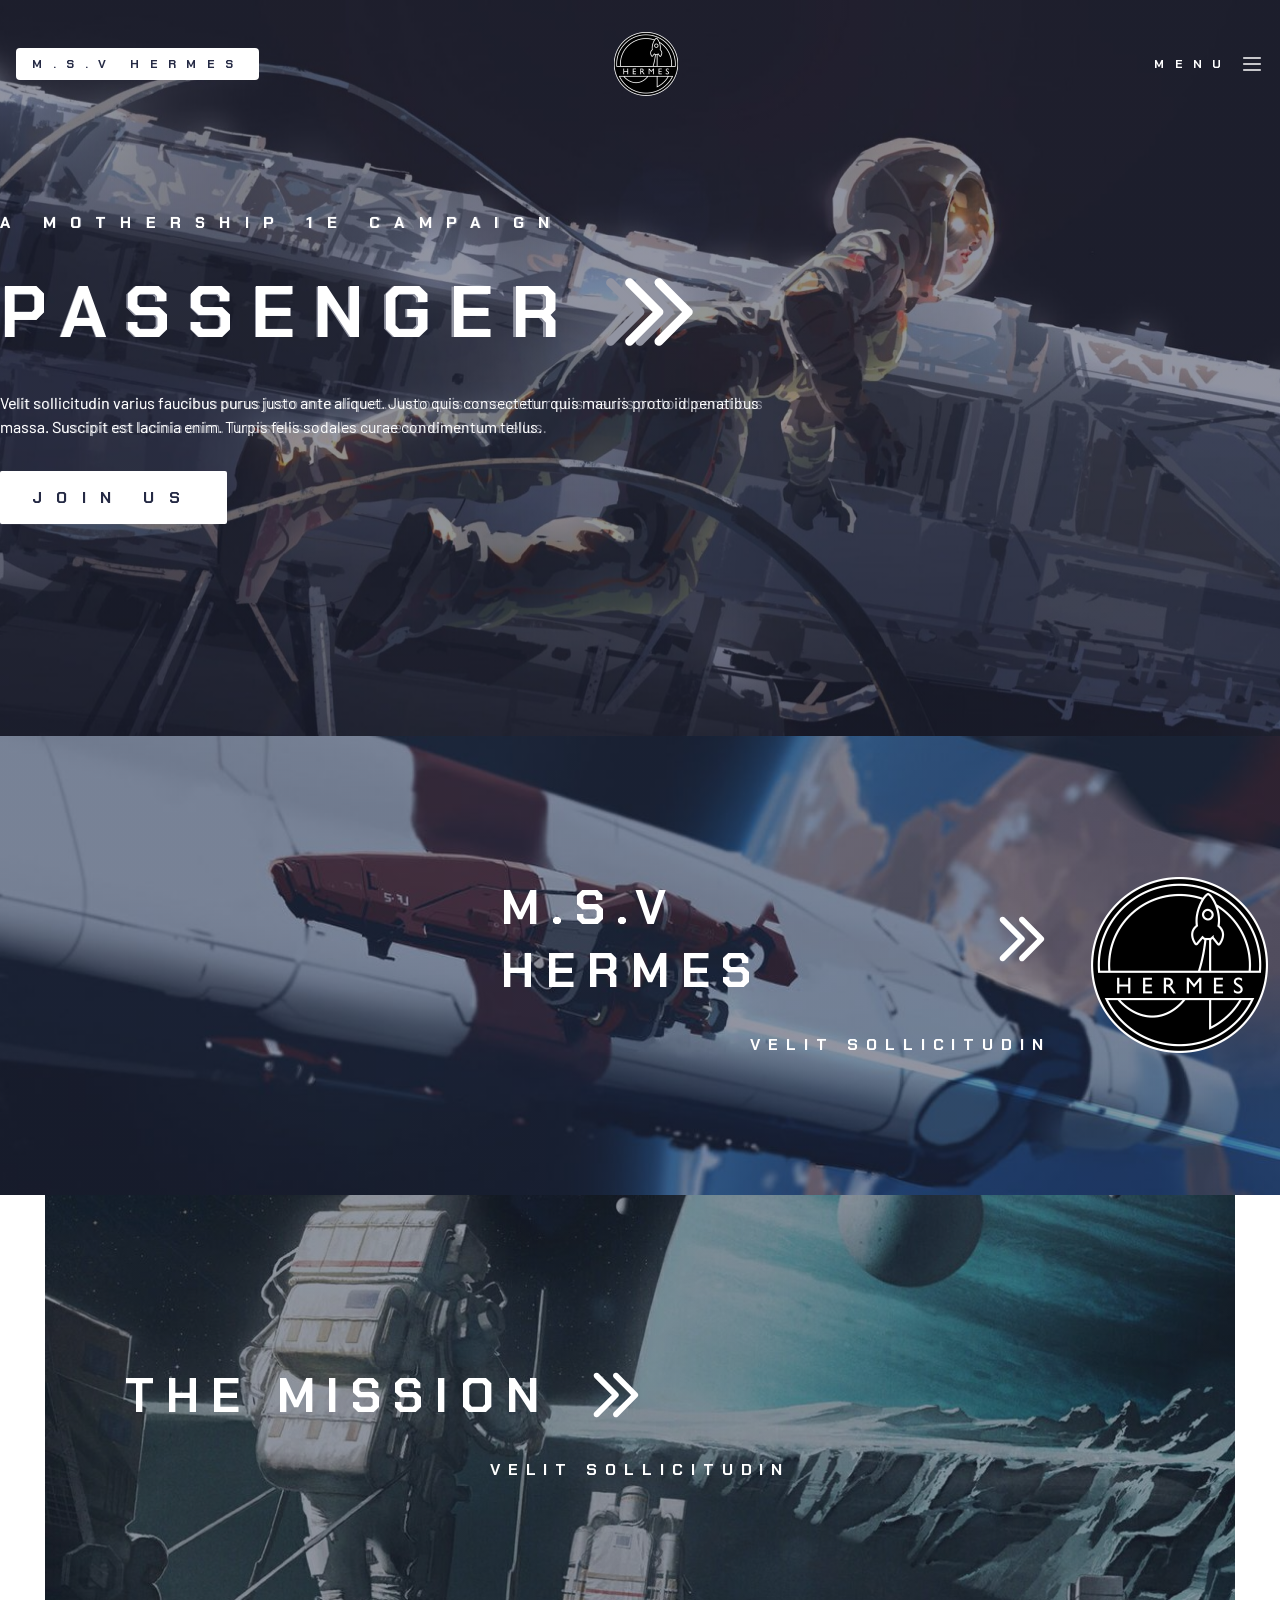
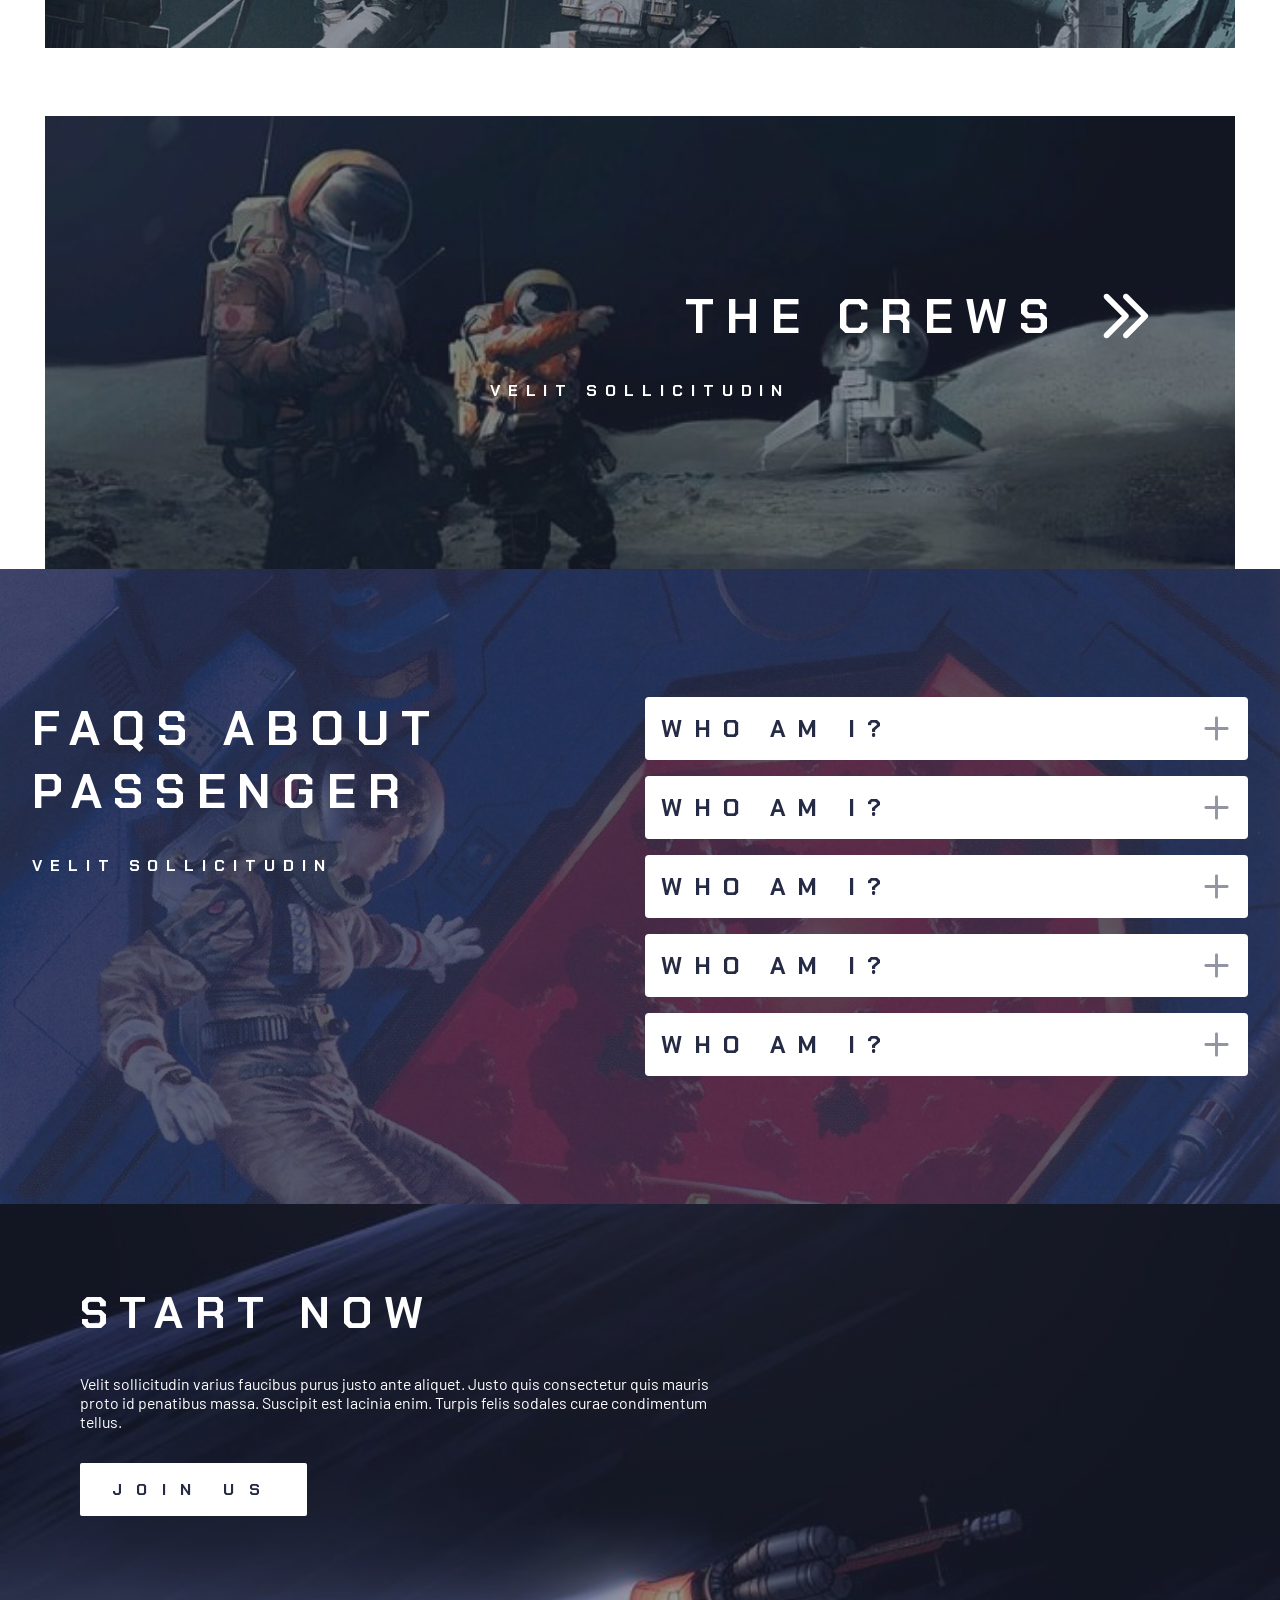
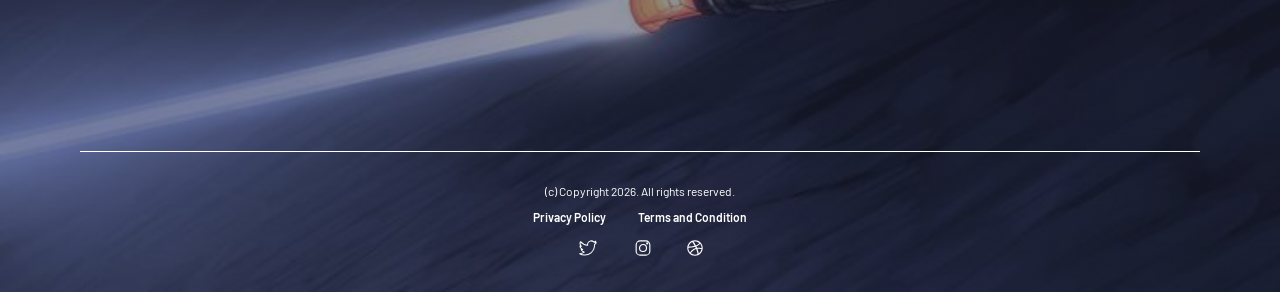
<file: index.html>
<!DOCTYPE html>
<html>
<head>
  <meta charset="utf-8" />
	<meta name="viewport" content="width=device-width, initial-scale=1, shrink-to-fit=no">
	<link href="https://fonts.googleapis.com/css2?family=Barlow:ital,wght@0,100;0,300;0,400;0,500;0,700;0,900;1,100;1,300;1,400;1,500;1,700;1,900&family=Chakra Petch:ital,wght@0,100;0,300;0,400;0,500;0,700;0,900;1,100;1,300;1,400;1,500;1,700;1,900&display=swap" rel="stylesheet">
	<link rel="stylesheet" href="css/reset.css" />
	<link rel="stylesheet" href="css/global.css" />
	<link rel="stylesheet" href="css/desktop1.css" />

</head>

<body>
	<header class="header1 section">
		<div class="header header2">
			<div class="header-row">
				<button class="header-btn-left hover-dark">M.S.V HERMES</button>
				<img src="assets/header-row/header-hermes-line.png" class="header-hermes-line" />
				
				<div class="header-row-right">
					<p class="header-text">MENU</p>
					<object data="assets/header-row/header-list.svg" class="header-list" type="image/svg+xml"></object>
				</div>
			</div>
			
			<div class="header-col">
				<div class="header-menu"></div>
			</div>
		</div>
		
		<div class="header-col-bottom1">
			<p class="header-text-top">A MOTHERSHIP 1E CAMPAIGN</p>
			
			<div class="header-row2">
				<h1 class="header-title">PASSENGER</h1>
				<object data="assets/desktop/header-caret-double.svg" class="header-caret-double" type="image/svg+xml"></object>
			</div>
			
			<div class="header-col-bottom2">
				<p class="header-text-velit">
					Velit sollicitudin varius faucibus purus justo ante aliquet. Justo quis consectetur quis mauris proto id penatibus massa. Suscipit est lacinia enim. Turpis felis sodales curae condimentum tellus.
				</p>
				<button class="btn header-btn hover-dark">JOIN US</button>
			</div>
		</div>
	</header>
	
	<div class="_ _1">
		<div class="_-row">
			<div class="_-col-left">
				<div class="row row1">
					<h2 class="subtitle">M.S.V HERMES</h2>
					<object data="assets/row/row-caret-double.svg" class="caret-double-right-a row-caret-double" type="image/svg+xml"></object>
				</div>
				
				<p class="text1">VELIT SOLLICITUDIN</p>
			</div>
			
			<img src="assets/desktop/_/hermes-line.png" class="_-hermes-line" />
		</div>
	</div>
	
	<div class="symbol1">
		<div class="card-mission card">
			<div class="card-mission-row-top">
				<h2 class="subtitle">THE MISSION</h2>
				<object data="assets/row/row-caret-double.svg" class="caret-double-right-a card-mission-caret-double" type="image/svg+xml"></object>
			</div>
			
			<p class="text-velit">VELIT SOLLICITUDIN</p>
		</div>
		
		<div class="card-crew card">
			<div class="row row-top">
				<h2 class="subtitle">THE CREWS</h2>
				<object data="assets/row/row-caret-double.svg" class="caret-double-right-a row-caret-double" type="image/svg+xml"></object>
			</div>
			
			<p class="text-velit">VELIT SOLLICITUDIN</p>
		</div>
	</div>
	
	<div class="symbol2">
		<div class="symbol-col-left">
			<h2 class="symbol-subtitle">FAQS ABOUT PASSENGER</h2>
			<p class="text1">VELIT SOLLICITUDIN</p>
		</div>
		
		<div class="symbol-col-right">
			<div class="faq">
				<h2 class="faq-subtitle">WHO AM I?</h2>
				<object data="assets/desktop/faq/faq-plus.svg" class="faq-plus" type="image/svg+xml"></object>
			</div>
			
			<div class="faq">
				<h2 class="faq-subtitle">WHO AM I?</h2>
				<object data="assets/desktop/faq/faq-plus.svg" class="faq-plus" type="image/svg+xml"></object>
			</div>
			
			<div class="faq">
				<h2 class="faq-subtitle">WHO AM I?</h2>
				<object data="assets/desktop/faq/faq-plus.svg" class="faq-plus" type="image/svg+xml"></object>
			</div>
			
			<div class="faq">
				<h2 class="faq-subtitle">WHO AM I?</h2>
				<object data="assets/desktop/faq/faq-plus.svg" class="faq-plus" type="image/svg+xml"></object>
			</div>
			
			<div class="faq">
				<h2 class="faq-subtitle">WHO AM I?</h2>
				<object data="assets/desktop/faq/faq-plus.svg" class="faq-plus" type="image/svg+xml"></object>
			</div>
		</div>
	</div>
	
	<footer class="footer card">
		<div class="footer-col-top">
			<h2 class="footer-subtitle">START NOW</h2>
			<p class="footer-text-velit text2">
				Velit sollicitudin varius faucibus purus justo ante aliquet. Justo quis consectetur quis mauris proto id penatibus massa. Suscipit est lacinia enim. Turpis felis sodales curae condimentum tellus.
			</p>
			<button class="btn footer-btn hover-dark">JOIN US</button>
		</div>
		
		<div class="footer-container group">
			<p class="text-c-copyright">(c) Copyright 2026. All rights reserved.</p>
			
			<div class="footer-menu footer-menu1">
				<p class="footer-menu-text">Privacy Policy</p>
				<p class="footer-menu-text">Terms and Condition</p>
			</div>
			
			<object data="assets/footer-social-media.svg" class="social-media-icons footer-social-media" type="image/svg+xml"></object>
		</div>
	</footer>
</body>

</html>
</file>
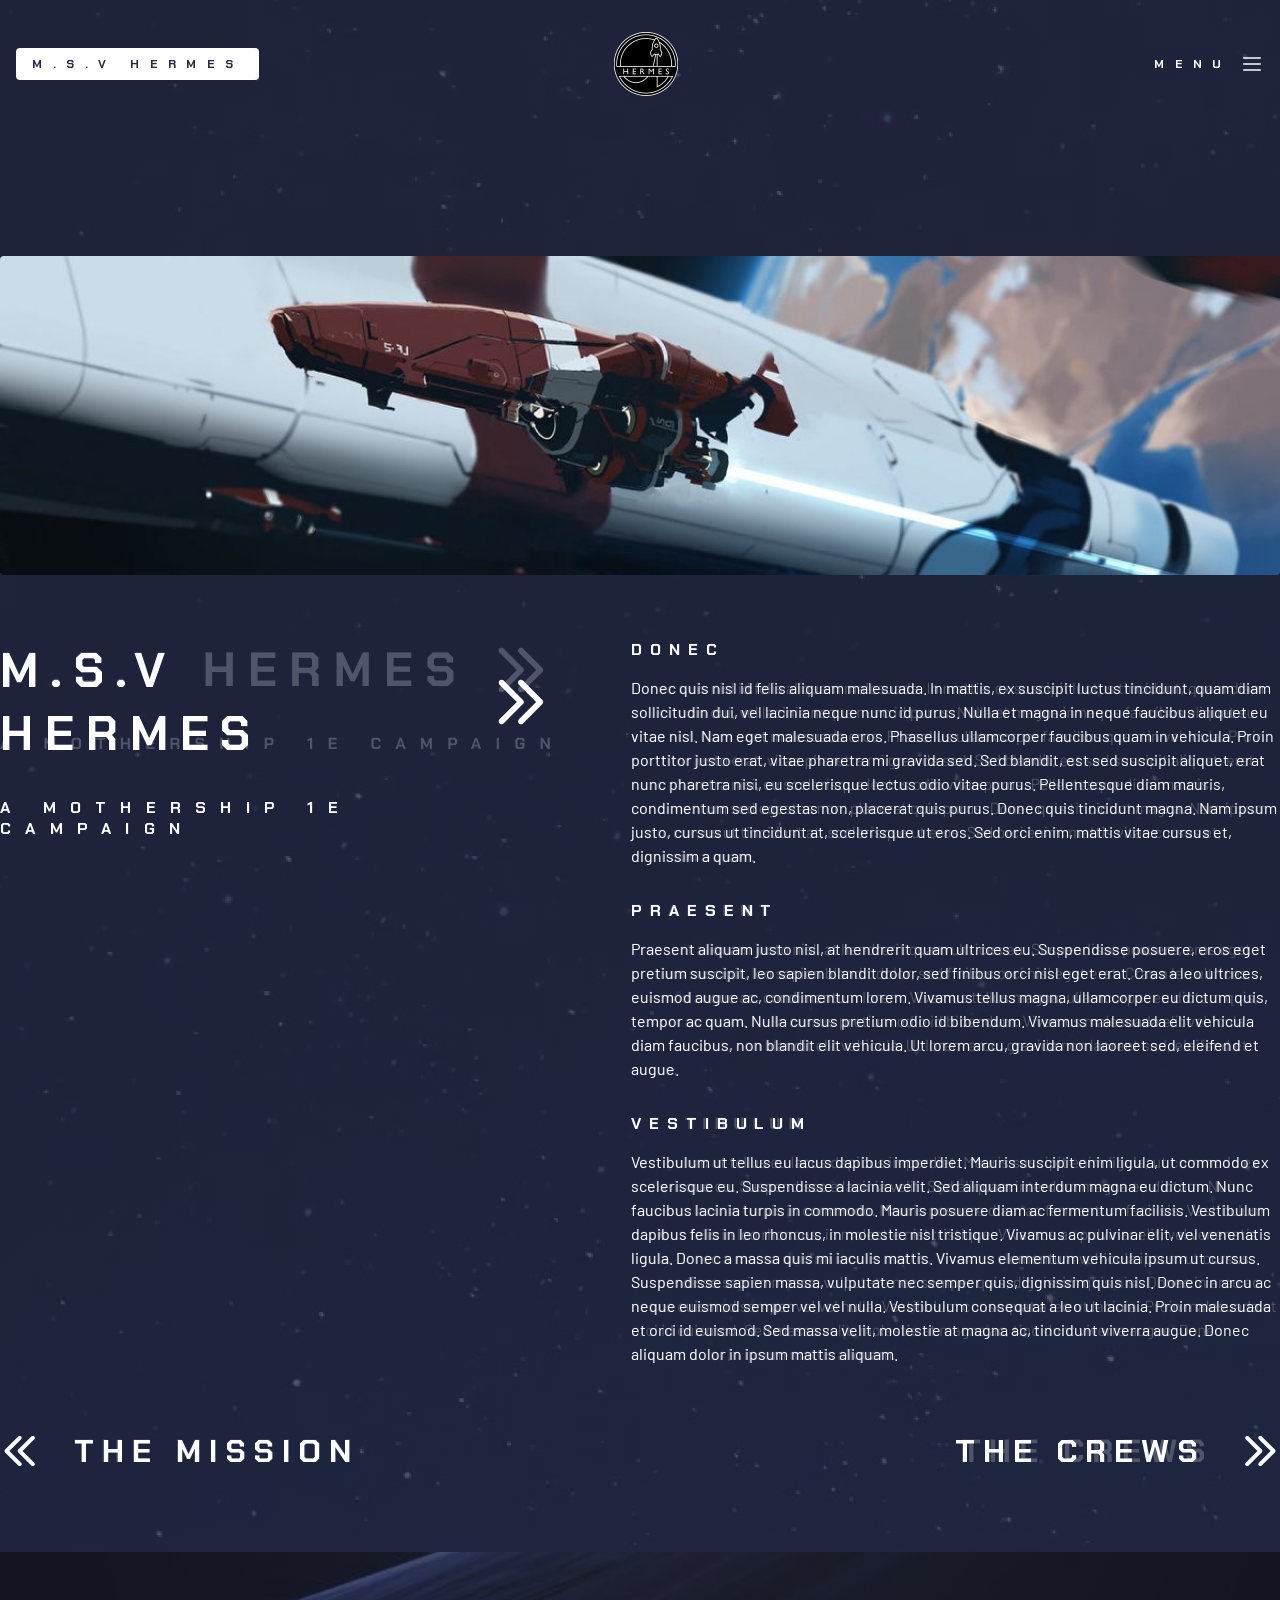
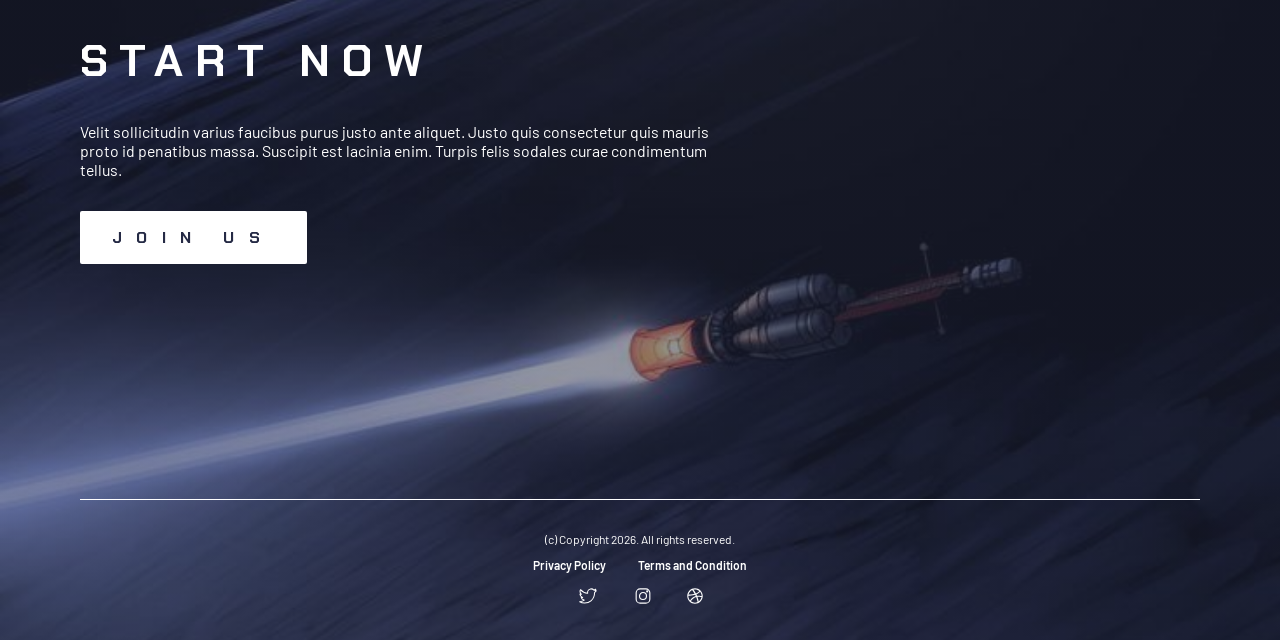
<file: desktop2.html>
<!DOCTYPE html>
<html>
<head>
  <meta charset="utf-8" />
	<meta name="viewport" content="width=device-width, initial-scale=1, shrink-to-fit=no">
	<link href="https://fonts.googleapis.com/css2?family=Barlow:ital,wght@0,100;0,300;0,400;0,500;0,700;0,900;1,100;1,300;1,400;1,500;1,700;1,900&family=Chakra Petch:ital,wght@0,100;0,300;0,400;0,500;0,700;0,900;1,100;1,300;1,400;1,500;1,700;1,900&display=swap" rel="stylesheet">
	<link rel="stylesheet" href="css/reset.css" />
	<link rel="stylesheet" href="css/global.css" />
	<link rel="stylesheet" href="css/desktop2.css" />

</head>

<body>
	<div class="col1 section">
		<header class="header header1">
			<div class="header-row">
				<button class="header-btn-left hover-dark">M.S.V HERMES</button>
				<img src="assets/header-row/header-hermes-line.png" class="header-hermes-line" />
				
				<div class="header-row-right">
					<p class="header-text">MENU</p>
					<object data="assets/header-row/header-list.svg" class="header-list" type="image/svg+xml"></object>
				</div>
			</div>
			
			<div class="header-col">
				<div class="header-menu"></div>
			</div>
		</header>
		
		<img src="assets/desktop/shengyi-sun-56da348d.png" class="shengyi-sun-56da348d" />
		
		<div class="row2">
			<div class="col-left">
				<div class="row3">
					<h1 class="title-m-s-v-hermes">M.S.V HERMES</h1>
					<object data="assets/row/row-caret-double.svg" class="caret-double-right1" type="image/svg+xml"></object>
				</div>
				
				<p class="text-a-mothership">A MOTHERSHIP 1E CAMPAIGN</p>
			</div>
			
			<div class="col-right">
				<div class="column">
					<p class="column-text1">DONEC</p>
					<p class="column-text2">
						Donec quis nisl id felis aliquam malesuada. In mattis, ex suscipit luctus tincidunt, quam diam sollicitudin dui, vel lacinia neque nunc id purus. Nulla et magna in neque faucibus aliquet eu vitae nisl. Nam eget malesuada eros. Phasellus ullamcorper faucibus quam in vehicula. Proin porttitor justo erat, vitae pharetra mi gravida sed. Sed blandit, est sed suscipit aliquet, erat nunc pharetra nisi, eu scelerisque lectus odio vitae purus. Pellentesque diam mauris, condimentum sed egestas non, placerat quis purus. Donec quis tincidunt magna. Nam ipsum justo, cursus ut tincidunt at, scelerisque ut eros. Sed orci enim, mattis vitae cursus et, dignissim a quam.
					</p>
				</div>
				
				<div class="column">
					<p class="column-text1">PRAESENT</p>
					<p class="column-text2">
						Praesent aliquam justo nisl, at hendrerit quam ultrices eu. Suspendisse posuere, eros eget pretium suscipit, leo sapien blandit dolor, sed finibus orci nisl eget erat. Cras a leo ultrices, euismod augue ac, condimentum lorem. Vivamus tellus magna, ullamcorper eu dictum quis, tempor ac quam. Nulla cursus pretium odio id bibendum. Vivamus malesuada elit vehicula diam faucibus, non blandit elit vehicula. Ut lorem arcu, gravida non laoreet sed, eleifend et augue.
					</p>
				</div>
				
				<div class="column">
					<p class="column-text1">VESTIBULUM</p>
					<p class="column-text2">
						Vestibulum ut tellus eu lacus dapibus imperdiet. Mauris suscipit enim ligula, ut commodo ex scelerisque eu. Suspendisse a lacinia velit. Sed aliquam interdum magna eu dictum. Nunc faucibus lacinia turpis in commodo. Mauris posuere diam ac fermentum facilisis. Vestibulum dapibus felis in leo rhoncus, in molestie nisl tristique. Vivamus ac pulvinar elit, vel venenatis ligula. Donec a massa quis mi iaculis mattis. Vivamus elementum vehicula ipsum ut cursus. Suspendisse sapien massa, vulputate nec semper quis, dignissim quis nisl. Donec in arcu ac neque euismod semper vel vel nulla. Vestibulum consequat a leo ut lacinia. Proin malesuada et orci id euismod. Sed massa velit, molestie at magna ac, tincidunt viverra augue. Donec aliquam dolor in ipsum mattis aliquam.
					</p>
				</div>
			</div>
		</div>
		
		<div class="row-bottom">
			<div class="row-left">
				<object data="assets/desktop/caret-double-right.svg" class="caret-double-right-b caret-double-right2" type="image/svg+xml"></object>
				<h2 class="subtitle-the">THE MISSION</h2>
			</div>
			
			<div class="row-right">
				<h2 class="subtitle-the">THE CREWS</h2>
				<object data="assets/desktop/caret-double-right.svg" class="caret-double-right-b caret-double-right3" type="image/svg+xml"></object>
			</div>
		</div>
	</div>
	
	<footer class="footer card">
		<div class="footer-col-top">
			<h1 class="footer-title">START NOW</h1>
			<p class="footer-text-velit text2">
				Velit sollicitudin varius faucibus purus justo ante aliquet. Justo quis consectetur quis mauris proto id penatibus massa. Suscipit est lacinia enim. Turpis felis sodales curae condimentum tellus.
			</p>
			<button class="footer-btn hover-dark">JOIN US</button>
		</div>
		
		<div class="footer-container group">
			<p class="text-c-copyright">(c) Copyright 2026. All rights reserved.</p>
			
			<div class="footer-menu footer-menu1">
				<p class="footer-menu-text">Privacy Policy</p>
				<p class="footer-menu-text">Terms and Condition</p>
			</div>
			
			<object data="assets/footer-social-media.svg" class="social-media-icons footer-social-media" type="image/svg+xml"></object>
		</div>
	</footer>
</body>

</html>
</file>
<file: css/global.css>
:root {
	/* responsive margins / paddings */
	--margin-sm: 16px;
	--margin-md: 32px;
}

* {
	--min-screen-size: 430;
	--max-screen-size: 1440;
	--interpolate-diff: calc(var(--max-font-size) - var(--min-font-size));
	--interpolate: clamp(calc(var(--min-font-size) * 1px), calc((var(--min-font-size) * 1px) + var(--interpolate-diff) * ((100vw - calc(var(--min-screen-size) * 1px)) / (var(--max-screen-size) - var(--min-screen-size)))), calc(var(--max-font-size) * 1px));
}

html {
	height: 100%;
	font-size: 16px;
}

body {
	min-height: 100%;
	display: flex;
	flex-direction: column;
	line-height: normal;
	background-color: #fff;
	overflow: auto;
}



/* text utility classes */

.text2 {
	--min-font-size: 15; --max-font-size: 16; font-size: var(--interpolate);
	font-family: 'Barlow';
	font-weight: 400;
	letter-spacing: 0px;
}

.text1 {
	font-size: 16px;
	letter-spacing: 7.92px;
}



/* section utility classes */

.section {
	display: flex;
	flex-direction: column;
	background-position: top left, center;
	background-size: auto auto, cover;
	background-repeat: no-repeat, no-repeat;
}



/* ui objects utility classes */

.group {
	width: 100%;
	display: flex;
	align-items: center;
	padding: 32px 64px 0 64px;
	border-top: 1px solid #fff;
}

.card {
	display: flex;
	flex-direction: column;
	background-position: top left, center;
	background-size: auto auto, cover;
	background-repeat: no-repeat, no-repeat;
	padding: 0 80px;
}



/* button hover utility classes */

.hover-dark:hover {
	filter: brightness(0.85);
}



/* header */

.header {
	container: header / inline-size;
	display: flex;
	flex-direction: column;
	font-size: 12px;
	letter-spacing: 10.69px;
	overflow: hidden;
}

.header-row {
	display: flex;
	align-items: center;
	justify-content: space-between;
	padding: 32px;
}

.header-btn-left {
	display: flex;
	color: #252a45;
	font-style: normal;
	letter-spacing: 10.69px;
	text-align: left;
	background-color: #fff;
	padding: 8px 16px;
	border-radius: 4px;
}

.header-hermes-line {
	width: 64px;
	flex-shrink: 0;
}

.header-row-right {
	width: 232px;
	display: flex;
	align-items: center;
	justify-content: flex-end;
	gap: 8px;
	flex-shrink: 0;
}

.header-text {
	text-align: left;
}

.header-list {
	width: 24px; height: 24px;
	flex-shrink: 0;
}

.header-col {
	margin-bottom: -224px;
	display: flex;
	flex-direction: column;
	align-items: flex-end;
	padding: 0 32px;
}

.header-menu {
	width: 264px; height: 224px;
	display: flex;
	flex-direction: column;
	align-items: flex-end;
	gap: 32px;
	flex-shrink: 0;
	background-color: #fff;
	border-radius: 4px;
}
/* end header*/


.text-c-copyright {
	font-weight: 400;
	text-align: left;
}



/* footer-menu */

.footer-menu {
	display: flex;
	align-items: center;
	justify-content: center;
	gap: 32px;
	font-weight: 600;
	padding: 0 276px;
}
/* end footer-menu*/


.footer-menu-text {
	text-align: left;
}

.social-media-icons {
	width: 126px; height: 24px;
	flex-shrink: 0;
}



/** breakpoints (margin / paddings) **/

@media screen and (max-width: 1280px) {
	.header-row {
		padding-inline: var(--margin-sm);
	}
	.header-col {
		padding-inline: var(--margin-sm);
	}
	.footer-menu {
		padding-inline: 0;
	}
}



/* container queries (flex rows) */

@container header (width < 591px) {
	.header-row {
		flex-direction: column;
		align-items: center;
		gap: 14px;
	}
	.header-row > * {
		text-align: center;
	}
}

@container footer-container (width < 765px) {
	.footer-menu {
		flex-direction: column;
		align-items: center;
		gap: 12px;
	}
	.footer-menu > * {
		text-align: center;
	}
}
</file>
<file: css/desktop1.css>
body {
	container: body / inline-size;
	font-family: 'Chakra Petch';
	font-weight: 700;
}

.btn {
	display: flex;
	color: #252a45;
	font-size: 16px;
	font-style: normal;
	letter-spacing: 14.26px;
	text-align: left;
	background-color: #fff;
	padding: 16px 33px 16px 32px;
	border-radius: 2px;
}



/* _ */

._ {
	container:  / inline-size;
	display: flex;
	flex-direction: column;
	align-items: center;
	color: #fff;
	background: linear-gradient(rgba(37, 42, 69, 0.5), rgba(37, 42, 69, 0.5)) top left / auto auto no-repeat, url(../assets/desktop/_/symbol.png) center / cover no-repeat;
	padding: 12px;
}

._-row {
	width: 100%;
	max-width: 1416px;
	display: flex;
	align-items: center;
	justify-content: flex-end;
	gap: 40px;
	padding: 128px 68px;
}

._-col-left {
	container: -col-left / inline-size;
	width: 550px;
	display: flex;
	flex-direction: column;
	align-items: flex-end;
	gap: 32px;
	flex-shrink: 0;
	text-align: right;
}

._-hermes-line {
	width: 177px;
	flex-shrink: 0;
}
/* end _*/




/* row */

.row {
	display: flex;
	justify-content: flex-end;
	gap: 32px;
	font-size: 48px;
	letter-spacing: 11.88px;
}
/* end row*/


.subtitle {
	text-align: left;
}

.caret-double-right-a {
	width: 62px;
	flex-shrink: 0;
	aspect-ratio: 1 / 1;
}

.text-velit {
	font-size: 16px;
	letter-spacing: 7.92px;
}

.header1 {
	gap: 84px;
	background-image: linear-gradient(rgba(37, 42, 69, 0.5), rgba(37, 42, 69, 0.5)), url(../assets/desktop/header.png);
	padding-bottom: 212px;
}

.header2 .header-row-right {
	color: #fff;
}

.header-col-bottom1 {
	container: header-col-bottom1 / inline-size;
	margin-left: 80px; margin-right: auto;
	width: 90%;
	max-width: 766px;
	display: flex;
	flex-direction: column;
	gap: 32px;
	align-self: start;
	color: #fff;
}

.header-text-top {
	--min-font-size: 15; --max-font-size: 16; font-size: var(--interpolate);
	letter-spacing: 14.26px;
}

.header-row2 {
	display: flex;
	align-items: center;
	gap: 32px;
	align-self: start;
	font-size: 72px;
	letter-spacing: 17.82px;
}

.header-title {
	text-align: left;
}

.header-caret-double {
	width: 94px;
	flex-shrink: 0;
	aspect-ratio: 1 / 1;
}

.header-col-bottom2 {
	display: flex;
	flex-direction: column;
	align-items: flex-start;
	gap: 32px;
	letter-spacing: 0px;
}

.header-text-velit {
	align-self: stretch;
	--min-font-size: 15; --max-font-size: 16; font-size: var(--interpolate);
	font-family: 'Barlow';
	font-weight: 400;
	line-height: 1.5;
}

._1 .row1 {
	align-items: center;
	align-self: stretch;
}

.symbol1 {
	display: flex;
	align-items: flex-start;
	color: #fff;
}

.card-mission {
	container: card-mission / inline-size;
	width: 100%;
	max-width: 1190px;
	min-height: 453px;
	justify-content: center;
	gap: 32px;
	flex-grow: 1;
	text-align: left;
	background-image: linear-gradient(rgba(37, 42, 69, 0.5), rgba(37, 42, 69, 0.5)), url(../assets/desktop/card-mission.png);
}

.card-mission-row-top {
	display: flex;
	align-items: flex-start;
	gap: 32px;
	font-size: 48px;
	letter-spacing: 11.88px;
}

.card-crew {
	container: -col-left / inline-size;
	width: 100%;
	max-width: 1190px;
	min-height: 453px;
	justify-content: center;
	gap: 32px;
	flex-grow: 1;
	text-align: right;
	background-image: linear-gradient(rgba(37, 42, 69, 0.5), rgba(37, 42, 69, 0.5)), url(../assets/desktop/card-crew.png);
}

.row-top {
	align-items: flex-start;
}

.symbol2 {
	display: flex;
	align-items: flex-start;
	gap: 10px;
	background: linear-gradient(rgba(37, 42, 69, 0.75), rgba(37, 42, 69, 0.75)) top left / auto auto no-repeat, url(../assets/desktop/symbol.png) center / cover no-repeat;
	padding: 128px 80px;
}

.symbol-col-left {
	width: 100%;
	max-width: 1050px;
	display: flex;
	flex-direction: column;
	gap: 32px;
	flex-grow: 1;
	color: #fff;
	text-align: left;
}

.symbol-subtitle {
	font-size: 48px;
	letter-spacing: 11.88px;
}

.symbol-col-right {
	width: 100%;
	max-width: 1050px;
	display: flex;
	flex-direction: column;
	gap: 16px;
	flex-grow: 1;
	color: #252a45;
	font-size: 24px;
	letter-spacing: 11.88px;
}



/* faq */

.faq {
	display: flex;
	align-items: center;
	justify-content: space-between;
	background-color: #fff;
	padding: 16px;
	border-radius: 4px;
}

.faq-subtitle {
	text-align: left;
}

.faq-plus {
	width: 31px;
	flex-shrink: 0;
	aspect-ratio: 1 / 1;
}
/* end faq*/


.footer {
	container: footer / inline-size;
	align-items: center;
	gap: 165px;
	color: #fff;
	background-image: linear-gradient(rgba(37, 42, 69, 0.5), rgba(37, 42, 69, 0.5)), url(../assets/footer.png);
	padding-top: 80px;
	padding-bottom: 32px;
}

.footer-col-top {
	width: 100%;
	max-width: 1280px;
	display: flex;
	flex-direction: column;
	align-items: flex-start;
	gap: 32px;
	padding-bottom: 70px;
}

.footer-subtitle {
	align-self: stretch;
	--min-font-size: 27; --max-font-size: 48; font-size: var(--interpolate);
	letter-spacing: 11.88px;
}

.footer-text-velit {
	width: 100%;
	max-width: 635px;
}

.footer-container {
	container: footer-container / inline-size;
	max-width: 1280px;
	gap: 32px;
	font-size: 12px;
	font-family: 'Barlow';
	letter-spacing: 0px;
}



/** breakpoints (margin / paddings) **/

@media screen and (max-width: 1280px) {
	._-row {
		padding-inline: 0;
	}
	.header-col-bottom1 {
		margin-inline: 0;
	}
	.symbol2 {
		padding-inline: var(--margin-md);
	}
}

@media screen and (max-width: 576px) {
	.symbol2 {
		padding-inline: var(--margin-sm);
	}
}



/* container queries (flex rows) */

@container _ (width < 902px) {
	._-row {
		flex-direction: column;
		align-items: center;
		gap: 21px;
	}
	._-row > * {
		text-align: center;
	}
	._-row > ._-col-left {
		width: 100%;
		max-width: 550px;
		align-items: center;
	}
}

@container _-col-left (width < 549px) {
	.row {
		flex-direction: column;
		align-items: center;
		gap: 15px;
	}
	.row > * {
		text-align: center;
	}
}

@container header-col-bottom1 (width < 683px) {
	.header-row2 {
		flex-direction: column;
		align-items: center;
		gap: 17px;
	}
	.header-row2 > * {
		text-align: center;
	}
}

@container body (width < 1429px) {
	.symbol1 {
		flex-direction: column;
		align-items: center;
		gap: 68px;
	}
	.symbol1 > * {
		text-align: center;
	}
	.symbol1 > .card-mission {
		width: 100%;
	}
	.symbol1 > .card-crew {
		width: 100%;
	}
}

@container card-mission (width < 510px) {
	.card-mission-row-top {
		flex-direction: column;
		align-items: center;
		gap: 15px;
	}
	.card-mission-row-top > * {
		text-align: center;
	}
}

@container body (width < 1086px) {
	.symbol2 {
		flex-direction: column;
		align-items: stretch;
		gap: 34px;
	}
	.symbol2 > .symbol-col-left {
		width: 100%;
	}
	.symbol2 > .symbol-col-right {
		width: 100%;
	}
}

@container footer (width < 1279px) {
	.footer-container {
		flex-direction: column;
		align-items: center;
		gap: 12px;
	}
	.footer-container > * {
		text-align: center;
	}
}
</file>
<file: css/desktop2.css>
body {
	color: #fff;
}

.caret-double-right-b {
	transform-origin: 50% 50%;
	width: 42px;
	flex-shrink: 0;
	aspect-ratio: 1 / 1;
}

.subtitle-the {
	text-align: left;
}

.col1 {
	container: col1 / inline-size;
	align-items: center;
	gap: 64px;
	font-family: 'Chakra Petch';
	font-weight: 700;
	background-image: linear-gradient(rgba(37, 42, 69, 0.8), rgba(37, 42, 69, 0.8)), url(../assets/desktop/col.png);
	padding-bottom: 80px;
}

.header1 {
	align-self: stretch;
}

.shengyi-sun-56da348d {
	margin-top: 64px;
	width: 100%;
	max-width: 1280px;
	flex-shrink: 0;
	border-radius: 4px;
}

.row2 {
	width: 100%;
	max-width: 1280px;
	display: flex;
	align-items: flex-start;
	gap: 80px;
}

.col-left {
	container: col-left / inline-size;
	width: 551px;
	display: flex;
	flex-direction: column;
	align-items: flex-start;
	gap: 32px;
	flex-shrink: 0;
	text-align: left;
}

.row3 {
	margin-right: 1px;
	display: flex;
	align-items: center;
	gap: 32px;
	align-self: stretch;
	font-size: 48px;
	letter-spacing: 11.88px;
}

.title-m-s-v-hermes {
	text-align: left;
}

.caret-double-right1 {
	width: 62px;
	flex-shrink: 0;
	aspect-ratio: 1 / 1;
}

.text-a-mothership {
	font-size: 16px;
	letter-spacing: 14.26px;
}

.col-right {
	display: flex;
	flex-direction: column;
	gap: 32px;
	flex-grow: 1;
	font-size: 16px;
	text-align: left;
}



/* column */

.column {
	display: flex;
	flex-direction: column;
	gap: 16px;
}

.column-text1 {
	letter-spacing: 7.92px;
}

.column-text2 {
	font-family: 'Barlow';
	font-weight: 400;
	line-height: 1.5;
	letter-spacing: 0px;
}
/* end column*/


.row-bottom {
	width: 100%;
	max-width: 1280px;
	display: flex;
	align-items: flex-start;
	justify-content: space-between;
	font-size: 32px;
	letter-spacing: 7.92px;
}

.row-left {
	display: flex;
	align-items: center;
	gap: 32px;
}

.caret-double-right2 {
	rotate: -180deg;
}

.row-right {
	display: flex;
	align-items: center;
	gap: 32px;
}

.footer {
	container: footer / inline-size;
	align-items: center;
	gap: 165px;
	background-image: linear-gradient(rgba(37, 42, 69, 0.5), rgba(37, 42, 69, 0.5)), url(../assets/footer.png);
	padding-top: 80px;
	padding-bottom: 32px;
}

.footer-col-top {
	width: 100%;
	max-width: 1280px;
	display: flex;
	flex-direction: column;
	align-items: flex-start;
	gap: 32px;
	font-family: 'Chakra Petch';
	font-weight: 700;
	padding-bottom: 70px;
}

.footer-title {
	align-self: stretch;
	--min-font-size: 27; --max-font-size: 48; font-size: var(--interpolate);
	letter-spacing: 11.88px;
}

.footer-text-velit {
	width: 100%;
	max-width: 635px;
}

.footer-btn {
	display: flex;
	color: #252a45;
	font-size: 16px;
	font-style: normal;
	letter-spacing: 14.26px;
	text-align: left;
	background-color: #fff;
	padding: 16px 33px 16px 32px;
	border-radius: 2px;
}

.footer-container {
	container: footer-container / inline-size;
	max-width: 1280px;
	gap: 32px;
	font-size: 12px;
	font-family: 'Barlow';
	letter-spacing: 0px;
}



/* container queries (flex rows) */

@container col1 (width < 1279px) {
	.row2 {
		flex-direction: column;
		align-items: flex-start;
		gap: 60px;
	}
	.row2 > .col-left {
		width: 100%;
		max-width: 551px;
	}
	.row2 > .col-right {
		width: 100%;
	}
}

@container col-left (width < 550px) {
	.row3 {
		flex-direction: column;
		align-items: center;
		gap: 15px;
	}
	.row3 > * {
		text-align: center;
	}
}

@container col1 (width < 669px) {
	.row-bottom {
		flex-direction: column;
		align-items: center;
		gap: 14px;
	}
	.row-bottom > * {
		text-align: center;
	}
}

@container footer (width < 1279px) {
	.footer-container {
		flex-direction: column;
		align-items: center;
		gap: 12px;
	}
	.footer-container > * {
		text-align: center;
	}
}
</file>
